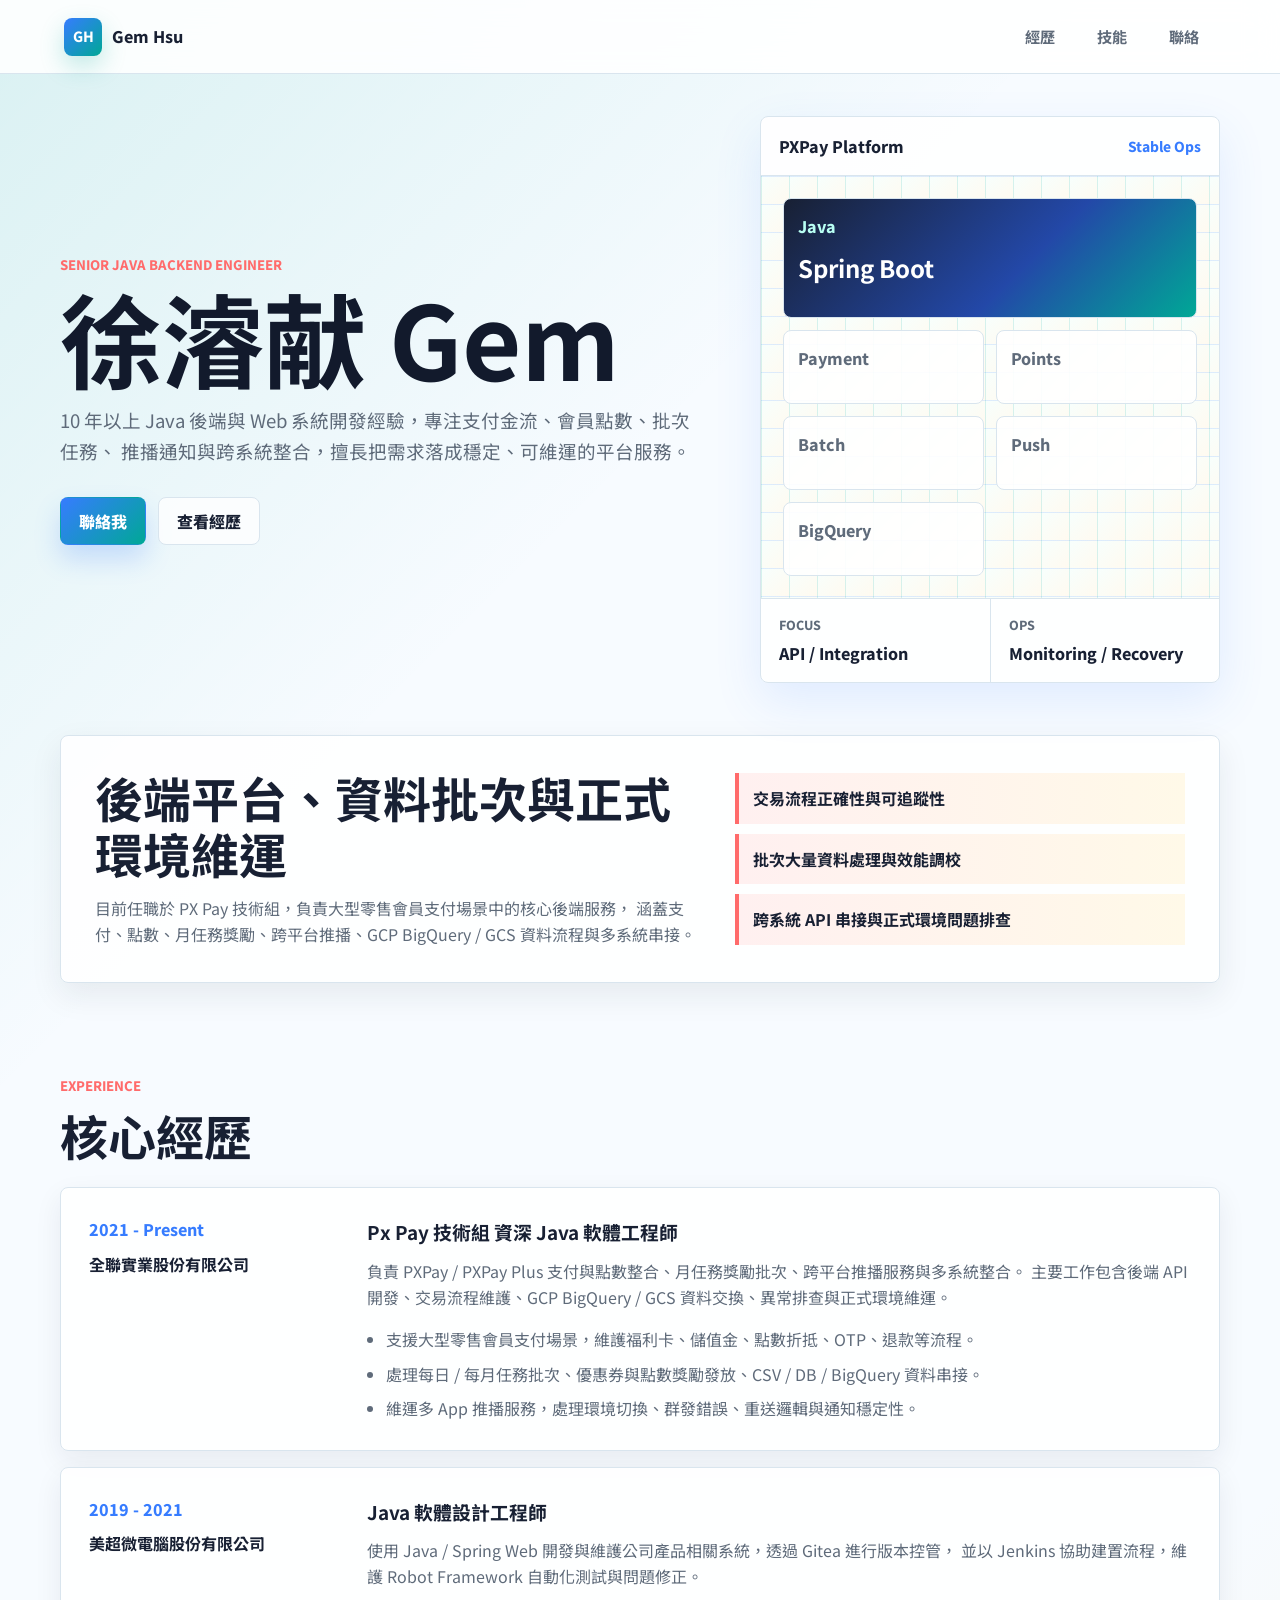
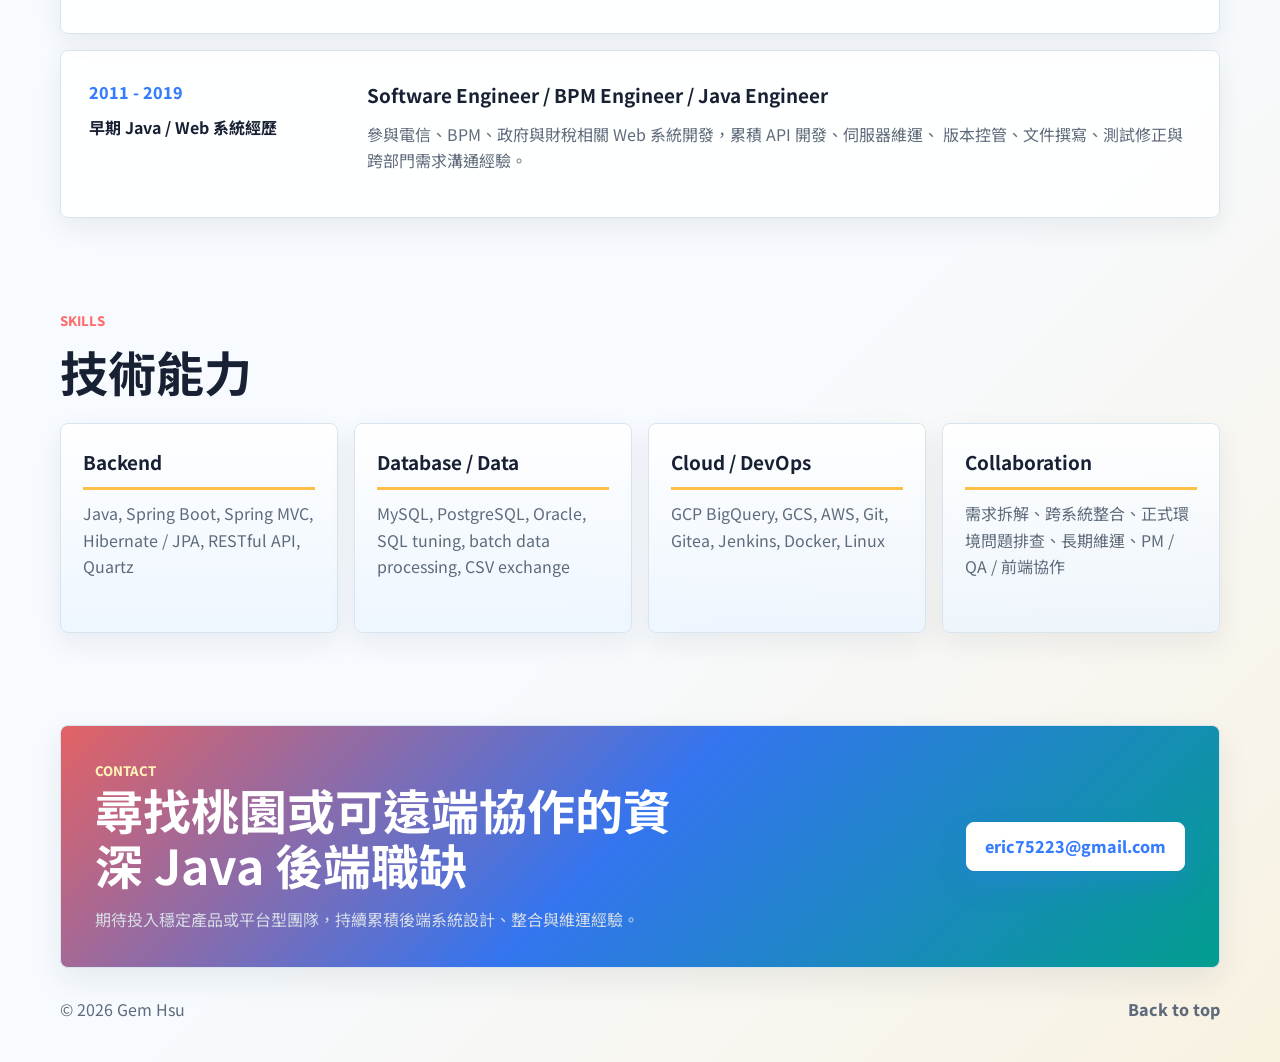
<file: index.html>
<!doctype html>
<html lang="zh-Hant">
  <head>
    <meta charset="utf-8">
    <meta name="viewport" content="width=device-width, initial-scale=1">
    <meta name="description" content="徐濬献 Gem - Senior Java Backend Engineer portfolio">
    <title>Gem Hsu | Senior Java Backend Engineer</title>
    <link rel="preconnect" href="https://fonts.googleapis.com">
    <link rel="preconnect" href="https://fonts.gstatic.com" crossorigin>
    <link href="https://fonts.googleapis.com/css2?family=Noto+Sans+TC:wght@400;500;700;800&display=swap" rel="stylesheet">
    <link rel="stylesheet" href="styles.css?v=2">
  </head>
  <body>
    <header class="site-header">
      <a class="brand" href="#top" aria-label="Gem Hsu home">
        <span class="brand-mark">GH</span>
        <span>Gem Hsu</span>
      </a>
      <nav class="nav" aria-label="Primary navigation">
        <a href="#work">經歷</a>
        <a href="#skills">技能</a>
        <a href="#contact">聯絡</a>
      </nav>
    </header>

    <main id="top">
      <section class="hero" aria-labelledby="hero-title">
        <div class="hero-copy">
          <p class="eyebrow">Senior Java Backend Engineer</p>
          <h1 id="hero-title">徐濬献 Gem</h1>
          <p class="lead">
            10 年以上 Java 後端與 Web 系統開發經驗，專注支付金流、會員點數、批次任務、
            推播通知與跨系統整合，擅長把需求落成穩定、可維運的平台服務。
          </p>
          <div class="hero-actions">
            <a class="button primary" href="mailto:eric75223@gmail.com">聯絡我</a>
            <a class="button secondary" href="#work">查看經歷</a>
          </div>
        </div>

        <div class="system-card" aria-label="Backend system overview">
          <div class="system-card-top">
            <span>PXPay Platform</span>
            <span class="status">Stable Ops</span>
          </div>
          <div class="system-map">
            <div class="node main-node">
              <span>Java</span>
              <strong>Spring Boot</strong>
            </div>
            <div class="node">Payment</div>
            <div class="node">Points</div>
            <div class="node">Batch</div>
            <div class="node">Push</div>
            <div class="node">BigQuery</div>
          </div>
          <dl class="system-stats">
            <div>
              <dt>Focus</dt>
              <dd>API / Integration</dd>
            </div>
            <div>
              <dt>Ops</dt>
              <dd>Monitoring / Recovery</dd>
            </div>
          </dl>
        </div>
      </section>

      <section class="summary" aria-label="Professional summary">
        <div>
          <h2>後端平台、資料批次與正式環境維運</h2>
          <p>
            目前任職於 PX Pay 技術組，負責大型零售會員支付場景中的核心後端服務，
            涵蓋支付、點數、月任務獎勵、跨平台推播、GCP BigQuery / GCS 資料流程與多系統串接。
          </p>
        </div>
        <ul class="highlights">
          <li>交易流程正確性與可追蹤性</li>
          <li>批次大量資料處理與效能調校</li>
          <li>跨系統 API 串接與正式環境問題排查</li>
        </ul>
      </section>

      <section id="work" class="section">
        <div class="section-heading">
          <p class="eyebrow">Experience</p>
          <h2>核心經歷</h2>
        </div>

        <div class="timeline">
          <article class="role">
            <div class="role-meta">
              <span>2021 - Present</span>
              <strong>全聯實業股份有限公司</strong>
            </div>
            <div class="role-body">
              <h3>Px Pay 技術組 資深 Java 軟體工程師</h3>
              <p>
                負責 PXPay / PXPay Plus 支付與點數整合、月任務獎勵批次、跨平台推播服務與多系統整合。
                主要工作包含後端 API 開發、交易流程維護、GCP BigQuery / GCS 資料交換、異常排查與正式環境維運。
              </p>
              <ul>
                <li>支援大型零售會員支付場景，維護福利卡、儲值金、點數折抵、OTP、退款等流程。</li>
                <li>處理每日 / 每月任務批次、優惠券與點數獎勵發放、CSV / DB / BigQuery 資料串接。</li>
                <li>維運多 App 推播服務，處理環境切換、群發錯誤、重送邏輯與通知穩定性。</li>
              </ul>
            </div>
          </article>

          <article class="role">
            <div class="role-meta">
              <span>2019 - 2021</span>
              <strong>美超微電腦股份有限公司</strong>
            </div>
            <div class="role-body">
              <h3>Java 軟體設計工程師</h3>
              <p>
                使用 Java / Spring Web 開發與維護公司產品相關系統，透過 Gitea 進行版本控管，
                並以 Jenkins 協助建置流程，維護 Robot Framework 自動化測試與問題修正。
              </p>
            </div>
          </article>

          <article class="role">
            <div class="role-meta">
              <span>2011 - 2019</span>
              <strong>早期 Java / Web 系統經歷</strong>
            </div>
            <div class="role-body">
              <h3>Software Engineer / BPM Engineer / Java Engineer</h3>
              <p>
                參與電信、BPM、政府與財稅相關 Web 系統開發，累積 API 開發、伺服器維運、
                版本控管、文件撰寫、測試修正與跨部門需求溝通經驗。
              </p>
            </div>
          </article>
        </div>
      </section>

      <section id="skills" class="section skill-section">
        <div class="section-heading">
          <p class="eyebrow">Skills</p>
          <h2>技術能力</h2>
        </div>
        <div class="skill-grid">
          <div class="skill-group">
            <h3>Backend</h3>
            <p>Java, Spring Boot, Spring MVC, Hibernate / JPA, RESTful API, Quartz</p>
          </div>
          <div class="skill-group">
            <h3>Database / Data</h3>
            <p>MySQL, PostgreSQL, Oracle, SQL tuning, batch data processing, CSV exchange</p>
          </div>
          <div class="skill-group">
            <h3>Cloud / DevOps</h3>
            <p>GCP BigQuery, GCS, AWS, Git, Gitea, Jenkins, Docker, Linux</p>
          </div>
          <div class="skill-group">
            <h3>Collaboration</h3>
            <p>需求拆解、跨系統整合、正式環境問題排查、長期維運、PM / QA / 前端協作</p>
          </div>
        </div>
      </section>

      <section id="contact" class="contact">
        <div>
          <p class="eyebrow">Contact</p>
          <h2>尋找桃園或可遠端協作的資深 Java 後端職缺</h2>
          <p>
            期待投入穩定產品或平台型團隊，持續累積後端系統設計、整合與維運經驗。
          </p>
        </div>
        <a class="button primary" href="mailto:eric75223@gmail.com">eric75223@gmail.com</a>
      </section>
    </main>

    <footer class="footer">
      <span>© <span id="year"></span> Gem Hsu</span>
      <a href="#top">Back to top</a>
    </footer>

    <script src="script.js"></script>
  </body>
</html>
</file>
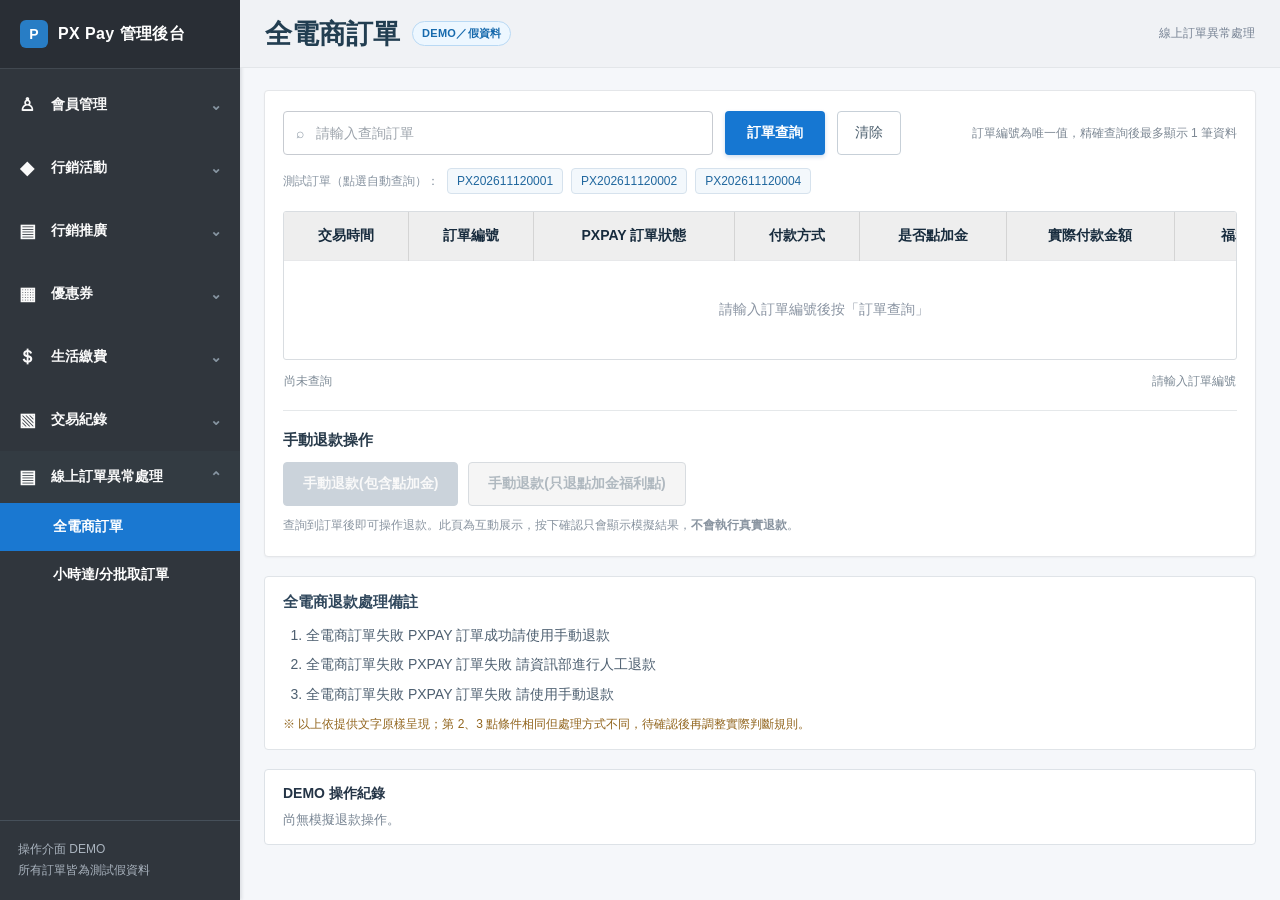
<file: online-order-exception-demo/index.html>
<!doctype html>
<html lang="zh-Hant">
<head>
  <meta charset="UTF-8">
  <meta name="viewport" content="width=device-width, initial-scale=1.0">
  <meta name="robots" content="noindex, nofollow">
  <title>線上訂單異常處理｜PX Pay 後台 DEMO</title>
  <style>
    :root { --nav:#30363d;--nav2:#262b31;--blue:#1677d2;--blue2:#0967bb;--line:#d9dde1;--light:#f4f6f9;--head:#eceeef;--ink:#243446;--muted:#718095;--white:#fff; }
    *{box-sizing:border-box}
    body{margin:0;background:#f5f7fa;color:var(--ink);font-family:Arial,"Microsoft JhengHei","Noto Sans TC",sans-serif;font-size:14px}
    button,input{font:inherit}
    button{cursor:pointer}
    .app{display:flex;min-height:100vh}
    .sidebar{width:240px;min-width:240px;background:var(--nav);color:white;display:flex;flex-direction:column;box-shadow:2px 0 3px #17222b1a;min-height:100vh}
    .brand{height:69px;display:flex;align-items:center;padding:0 20px;gap:10px;background:#292e35;border-bottom:1px solid #414850;font-weight:700;font-size:16px;letter-spacing:.4px}
    .brand-icon{display:grid;place-items:center;width:28px;height:28px;border-radius:6px;background:#287dc5;color:white;font-size:14px}
    .menu{padding-top:4px}
    .nav-item{height:63px;display:flex;align-items:center;gap:15px;padding:0 18px;color:#fafafa;font-weight:600;user-select:none}
    .nav-symbol{width:18px;text-align:center;font-size:18px}
    .nav-item .chevron{margin-left:auto;color:#8795a2}
    .nav-item.parent-active{height:52px;background:#333b42}
    .subnav{display:flex;flex-direction:column}
    .subnav button{display:block;width:100%;height:48px;border:0;text-align:left;background:transparent;color:#fff;padding:0 18px 0 53px;font-weight:600}
    .subnav button:hover{background:#3b4b58}
    .subnav button.active{background:#1a78d1}
    .sidebar-footer{margin-top:auto;font-size:12px;color:#aab4bf;padding:18px;line-height:1.8;border-top:1px solid #46505a}
    .main{min-width:0;flex:1}
    .header{height:68px;background:#f0f2f5;border-bottom:1px solid #e3e6e9;display:flex;align-items:center;padding:0 25px;gap:12px}
    .header h1{font-size:27px;margin:0;font-weight:700;color:#223e51}
    .pill{font-size:11px;letter-spacing:.3px;border:1px solid #b9d9f4;background:#edf7ff;color:#176aad;border-radius:30px;padding:4px 9px;font-weight:700}
    .header-note{margin-left:auto;font-size:12px;color:#778394}
    .workspace{padding:22px 24px 38px}
    .panel{background:white;border-radius:4px;border:1px solid #e4e6e9;box-shadow:0 1px 2px #2532410b;padding:19px 18px 22px}
    .panel-top{display:flex;flex-wrap:wrap;align-items:center;gap:12px;margin:1px 0 18px}
    .searchbox{width:430px;max-width:100%;height:44px;border-radius:4px;border:1px solid #c7cbd1;display:flex;align-items:center;gap:10px;padding:0 12px;color:#8e9aa6;background:#fff}
    .searchbox:focus-within{border-color:#5ba3dd;box-shadow:0 0 0 2px #d9edff}
    .searchbox input{border:0;outline:none;width:100%;height:100%;color:#344355}
    .searchbox input::placeholder{color:#9da4ac}
    .searchbtn{border:none;color:white;background:var(--blue);padding:0 22px;height:44px;border-radius:4px;font-weight:700;box-shadow:0 2px 4px #0b56a933}
    .searchbtn:hover{background:var(--blue2)}
    .ghostbtn{height:44px;border:1px solid #c7d0d8;background:#fff;border-radius:4px;color:#4b5e6d;padding:0 17px}
    .ghostbtn:hover{background:#f3f7fa}
    .panel-caption{font-size:12px;color:#7d8894;margin-left:auto}
    .examples{display:flex;align-items:center;gap:8px;flex-wrap:wrap;margin:-5px 0 17px;color:#8793a0;font-size:12px}
    .example-btn{border:1px solid #d6e2ed;background:#f3f8fc;color:#20679e;padding:5px 9px;border-radius:4px;font-size:12px}
    .example-btn:hover{background:#e8f3fc}
    .table-wrap{overflow:auto;width:100%;border:1px solid var(--line);border-radius:3px}
    table{border-collapse:collapse;width:100%;min-width:1080px;text-align:center}
    thead{background:#eee}
    th{padding:15px 12px;font-size:14px;border-right:1px solid #d4d4d4;color:#172b3d;white-space:nowrap}
    th:last-child{border-right:0}
    td{padding:12px 9px;border-top:1px solid #e7e8ea;border-right:1px solid #ededee;color:#3d4b59;vertical-align:middle}
    td:last-child{border-right:0}
    tbody tr{cursor:pointer;transition:background .15s}
    tbody tr:hover{background:#f0f7fd}
    tbody tr.selected{background:#e7f3ff}
    .order{font-weight:700;color:#1b71b9}
    .status{display:inline-block;border-radius:4px;padding:4px 7px;font-size:12px;font-weight:700}
    .status.good{color:#147b4e;background:#e5f6eb}
    .status.bad{color:#bb343b;background:#fff0ee}
    .substatus{margin-top:5px;color:#8a94a0;font-size:11px}
    .yes{color:#8a5f0f}.no{color:#697582}
    .amount{text-align:right;white-space:nowrap;font-variant-numeric:tabular-nums}
    .small-currency{color:#8494a2;font-size:11px;margin-right:3px}
    .empty{padding:40px 10px!important;text-align:center;color:#8a94a2}
    .resultrow{display:flex;justify-content:space-between;align-items:center;margin:13px 1px 20px;font-size:12px;color:#7d8a96}
    .chosen{color:#306f9e;font-weight:600}
    .action-area{border-top:1px solid #e5e8ea;padding-top:20px}
    .action-title{font-weight:700;margin-bottom:12px;font-size:15px;color:#293b4b}
    .actions{display:flex;gap:10px;flex-wrap:wrap}
    .refund-btn{padding:12px 19px;background:#1677d2;color:#fff;border:1px solid #1677d2;border-radius:4px;font-weight:700;min-height:43px}
    .refund-btn.refund-alt{background:#fff;color:#1677d2}
    .refund-btn:not(:disabled):hover{filter:brightness(.94)}
    .refund-btn:disabled{background:#cbd3db;border-color:#cbd3db;color:#f9f9f9;cursor:not-allowed}
    .refund-btn.refund-alt:disabled{background:#f5f5f5;color:#b0b9c0;border-color:#d8dce0}
    .helper{margin:11px 0 0;color:#8994a0;font-size:12px}
    .notes{margin-top:19px;border:1px solid #e0e4e8;background:white;border-radius:4px;padding:16px 18px}
    .notes h3{font-size:15px;margin:0 0 9px;color:#30475c}
    .notes ol{margin:0;padding-left:23px;line-height:2.1;color:#4d5f70}
    .notes .warn{font-size:12px;color:#91641c;margin-top:7px}
    .log{margin-top:19px;border:1px solid #dde2e7;background:#fff;border-radius:4px;padding:15px 18px}
    .log strong{font-size:14px}.log p{margin:8px 0 0;color:#788593;font-size:13px}
    .placeholder{padding:75px 20px;text-align:center;color:#7a8793}
    .placeholder .big{font-size:46px;margin-bottom:15px}
    .placeholder h2{margin:0 0 12px;color:#344c61;font-size:21px}
    .placeholder p{line-height:1.8;margin:0}
    .modal-backdrop{position:fixed;inset:0;background:#0c1928a6;display:none;align-items:center;justify-content:center;padding:20px;z-index:100}
    .modal-backdrop.open{display:flex}
    .modal{max-width:510px;width:100%;background:white;border-radius:8px;box-shadow:0 20px 70px #0005;overflow:hidden}
    .modal h2{font-size:20px;margin:0;padding:21px 23px;border-bottom:1px solid #e8ebee}
    .modal-body{padding:21px 24px;color:#4b5867}
    .modal-body p{margin:0 0 15px}
    .detail{background:#f4f7f9;border:1px solid #e7eaed;border-radius:5px;padding:14px;display:grid;grid-template-columns:130px 1fr;row-gap:12px}
    .detail span:nth-child(odd){color:#7e8d9b}
    .demo-alert{margin-top:16px;color:#986423;font-size:12px}
    .modal-actions{display:flex;justify-content:flex-end;gap:10px;border-top:1px solid #eaedf0;padding:16px 22px}
    .toast{position:fixed;right:28px;bottom:24px;background:#22374c;color:white;padding:13px 18px;border-radius:6px;box-shadow:0 8px 30px #122f4d55;display:none;z-index:120}
    .toast.show{display:block}
    @media(max-width:900px){.sidebar{width:200px;min-width:200px}.header{padding:0 18px}.header h1{font-size:22px}.workspace{padding:16px}.panel-caption{margin-left:0}.header-note{display:none}}
    @media(max-width:620px){.app{display:block}.sidebar{width:auto;min-width:unset;min-height:unset}.brand{height:45px}.menu{display:flex;flex-wrap:wrap;gap:0}.nav-item:not(.parent-active){display:none}.nav-item.parent-active{width:100%}.subnav{width:100%;display:flex;flex-direction:row}.subnav button{text-align:center;padding:0}.sidebar-footer{display:none}.header{height:62px}.header h1{font-size:20px}.workspace{padding:11px}.panel{padding:13px}.searchbox{width:100%}.panel-top{gap:7px}.panel-caption{width:100%}.notes{padding:13px}}

    /* 小時達／分批取訂單：門號改綁 DEMO */
    .phone-actions{display:flex;flex-wrap:wrap;gap:12px;align-items:center}
    .phone-input{height:44px;width:260px;max-width:100%;border:1px solid #c7cbd1;border-radius:4px;padding:0 12px;color:#344355;background:white}
    .phone-input:focus{outline:2px solid #d9edff;border-color:#5ba3dd}
    .phone-input[aria-invalid="true"]{border-color:#d45858;outline-color:#ffe6e6}
    .phone-error{min-height:18px;color:#c43d47;font-size:12px;margin:8px 0 0}
    .phone-update{margin-top:13px;border:1px solid #bce2cd;background:#f0fbf4;color:#246b47;border-radius:5px;padding:12px 15px;line-height:1.7;font-size:13px}
    .phone-update strong{color:#145b38}
    .phone-cell-new{margin-top:5px;font-size:12px;color:#1a7854;font-weight:700;white-space:nowrap}
    .phone-flow{display:flex;align-items:center;gap:10px;justify-content:space-between;background:#f4f7f9;border:1px solid #e7eaed;border-radius:6px;padding:15px 12px;margin-top:12px}
    .phone-node{flex:1;min-width:0;text-align:center}
    .phone-node small{display:block;font-size:12px;color:#7d8a96;margin-bottom:8px}
    .phone-node strong{display:block;font-size:19px;letter-spacing:.4px;color:#344355;word-break:break-all}
    .phone-node.new strong{color:#1677d2}
    .phone-arrow{font-size:23px;color:#93a6b7}
    @media(max-width:620px){.phone-actions{align-items:stretch}.phone-actions button,.phone-input{width:100%}.phone-node strong{font-size:16px}}
  </style>
</head>
<body>
<div class="app">
  <aside class="sidebar">
    <div class="brand"><span class="brand-icon">P</span><span>PX Pay 管理後台</span></div>
    <nav class="menu" aria-label="主要功能選單">
      <div class="nav-item"><span class="nav-symbol">♙</span>會員管理 <span class="chevron">⌄</span></div>
      <div class="nav-item"><span class="nav-symbol">◆</span>行銷活動 <span class="chevron">⌄</span></div>
      <div class="nav-item"><span class="nav-symbol">▤</span>行銷推廣 <span class="chevron">⌄</span></div>
      <div class="nav-item"><span class="nav-symbol">▦</span>優惠券 <span class="chevron">⌄</span></div>
      <div class="nav-item"><span class="nav-symbol">＄</span>生活繳費 <span class="chevron">⌄</span></div>
      <div class="nav-item"><span class="nav-symbol">▧</span>交易紀錄 <span class="chevron">⌄</span></div>
      <div class="nav-item parent-active"><span class="nav-symbol">▤</span>線上訂單異常處理 <span class="chevron">⌃</span></div>
      <div class="subnav">
        <button type="button" id="tab-online" class="active" aria-current="page">全電商訂單</button>
        <button type="button" id="tab-split">小時達/分批取訂單</button>
      </div>
    </nav>
    <div class="sidebar-footer">操作介面 DEMO<br>所有訂單皆為測試假資料</div>
  </aside>
  <main class="main">
    <header class="header"><h1 id="page-heading">全電商訂單</h1><span class="pill">DEMO／假資料</span><span class="header-note">線上訂單異常處理</span></header>
    <section class="workspace" id="online-page">
      <div class="panel">
        <div class="panel-top">
          <label class="searchbox"><span aria-hidden="true">⌕</span><input id="query" aria-label="查詢訂單編號" placeholder="請輸入查詢訂單" autocomplete="off" maxlength="60"></label>
          <button class="searchbtn" type="button" id="search">訂單查詢</button>
          <button class="ghostbtn" type="button" id="reset">清除</button>
          <span class="panel-caption">訂單編號為唯一值，精確查詢後最多顯示 1 筆資料</span>
        </div>
        <div class="examples">測試訂單（點選自動查詢）：
          <button type="button" class="example-btn" data-example="PX202611120001">PX202611120001</button>
          <button type="button" class="example-btn" data-example="PX202611120002">PX202611120002</button>
          <button type="button" class="example-btn" data-example="PX202611120004">PX202611120004</button>
        </div>
        <div class="table-wrap">
          <table aria-label="全電商訂單單筆查詢結果">
            <thead><tr>
              <th>交易時間</th><th>訂單編號</th><th>PXPAY 訂單狀態</th><th>付款方式</th><th>是否點加金</th><th>實際付款金額</th><th>福利點折抵金額</th>
            </tr></thead>
            <tbody id="order-rows"></tbody>
          </table>
        </div>
        <div class="resultrow"><span id="result-count">尚未查詢</span><span id="selected-info">請輸入訂單編號</span></div>
        <div class="action-area">
          <div class="action-title">手動退款操作</div>
          <div class="actions">
            <button type="button" class="refund-btn" id="refund-all" disabled>手動退款(包含點加金)</button>
            <button type="button" class="refund-btn refund-alt" id="refund-point" disabled>手動退款(只退點加金福利點)</button>
          </div>
          <p class="helper">查詢到訂單後即可操作退款。此頁為互動展示，按下確認只會顯示模擬結果，<strong>不會執行真實退款</strong>。</p>
        </div>
      </div>
      <div class="notes">
        <h3>全電商退款處理備註</h3>
        <ol>
          <li>全電商訂單失敗 PXPAY 訂單成功請使用手動退款</li>
          <li>全電商訂單失敗 PXPAY 訂單失敗 請資訊部進行人工退款</li>
          <li>全電商訂單失敗 PXPAY 訂單失敗 請使用手動退款</li>
        </ol>
        <div class="warn">※ 以上依提供文字原樣呈現；第 2、3 點條件相同但處理方式不同，待確認後再調整實際判斷規則。</div>
      </div>
      <div class="log"><strong>DEMO 操作紀錄</strong><p id="activity">尚無模擬退款操作。</p></div>
    </section>
    <section class="workspace" id="split-page" hidden>
      <div class="panel">
        <div class="panel-top">
          <label class="searchbox"><span aria-hidden="true">⌕</span><input id="split-query" aria-label="查詢小時達或分批取訂單編號" placeholder="請輸入查詢訂單" autocomplete="off" maxlength="60"></label>
          <button class="searchbtn" type="button" id="split-search">訂單查詢</button>
          <button class="ghostbtn" type="button" id="split-reset">清除</button>
          <span class="panel-caption">訂單編號為唯一值，精確查詢後最多顯示 1 筆資料</span>
        </div>
        <div class="examples">測試訂單（點選自動查詢）：
          <button type="button" class="example-btn" data-split-example="HD202611120001">HD202611120001</button>
          <button type="button" class="example-btn" data-split-example="SP202611120002">SP202611120002</button>
          <button type="button" class="example-btn" data-split-example="HD202611120003">HD202611120003</button>
        </div>
        <div class="table-wrap">
          <table aria-label="小時達及分批取訂單單筆查詢結果">
            <thead><tr>
              <th>交易時間</th><th>訂單編號</th><th>PXPAY 訂單狀態</th><th>付款方式</th><th>訂購時門號</th><th>付款金額</th>
            </tr></thead>
            <tbody id="split-order-rows"><tr><td class="empty" colspan="6">請輸入訂單編號後按「訂單查詢」</td></tr></tbody>
          </table>
        </div>
        <div class="resultrow"><span id="split-result-count">尚未查詢</span><span id="split-selected-info">請輸入訂單編號</span></div>
        <div class="action-area">
          <div class="action-title">會員門號變更</div>
          <div class="phone-actions">
            <button type="button" class="refund-btn" id="change-phone" disabled>修改訂單為會員新門號</button>
            <input id="new-phone" class="phone-input" type="tel" inputmode="numeric" placeholder="請輸入會員新門號（09xxxxxxxx）" aria-label="會員新門號" autocomplete="off" maxlength="10" disabled>
          </div>
          <p class="phone-error" id="phone-error" role="alert"></p>
          <p class="helper">須先以訂單編號查詢，輸入新門號後點擊修改。此為操作展示，不會變更正式系統會員門號。</p>
          <div class="phone-update" id="phone-update" role="status" hidden></div>
        </div>
      </div>
      <div class="log"><strong>DEMO 門號變更紀錄</strong><p id="phone-activity">尚無模擬門號變更操作。</p></div>
    </section>
  </main>
</div>
<div id="modal-backdrop" class="modal-backdrop" role="presentation">
  <div class="modal" role="dialog" aria-modal="true" aria-labelledby="modal-title">
    <h2 id="modal-title">確認模擬手動退款</h2>
    <div class="modal-body">
      <p>請確認以下訂單及退款方式：</p>
      <div class="detail"><span>訂單編號</span><strong id="modal-order"></strong><span>退款類型</span><strong id="modal-mode"></strong><span>實際付款金額</span><strong id="modal-cash"></strong><span>福利點折抵金額</span><strong id="modal-points"></strong></div>
      <div class="demo-alert">提醒：確認後只會在本頁顯示模擬紀錄，不會呼叫退款 API，也不會更動真實金流。</div>
    </div>
    <div class="modal-actions"><button type="button" class="ghostbtn" id="cancel-refund">取消</button><button type="button" class="searchbtn" id="confirm-refund">確認模擬退款</button></div>
  </div>
</div>

<div id="phone-modal-backdrop" class="modal-backdrop" role="presentation">
  <div class="modal" role="dialog" aria-modal="true" aria-labelledby="phone-modal-title">
    <h2 id="phone-modal-title">確認修改訂單為會員新門號</h2>
    <div class="modal-body">
      <p>請確認此筆訂單的門號變更內容：</p>
      <div class="detail"><span>訂單編號</span><strong id="phone-modal-order"></strong><span>訂單類型</span><strong id="phone-modal-type"></strong></div>
      <div class="phone-flow">
        <div class="phone-node"><small>原訂購門號（舊）</small><strong id="phone-modal-old"></strong></div>
        <span class="phone-arrow" aria-hidden="true">→</span>
        <div class="phone-node new"><small>會員新門號</small><strong id="phone-modal-new"></strong></div>
      </div>
      <div class="demo-alert">此為假資料 DEMO，確認後只更新畫面中的模擬資料，不會呼叫 API 或異動正式訂單。</div>
    </div>
    <div class="modal-actions"><button type="button" class="ghostbtn" id="cancel-phone">取消</button><button type="button" class="searchbtn" id="confirm-phone">確認變更</button></div>
  </div>
</div>
<div class="toast" id="toast" role="status"></div>
<script>
(function(){
  'use strict';
  // 假訂單資料：訂單編號是唯一值；付款方式只允許信用卡或福利卡。
  const orders = [
    { id:'PX202611120001', time:'2026-11-12 05:52:16', px:'成功', payment:'信用卡', add:true, cash:520, points:80 },
    { id:'PX202611120002', time:'2026-11-12 05:55:30', px:'失敗', payment:'福利卡', add:true, cash:0, points:150 },
    { id:'PX202611120003', time:'2026-11-12 06:30:23', px:'成功', payment:'信用卡', add:false, cash:890, points:0 },
    { id:'PX202611120004', time:'2026-11-12 07:10:08', px:'成功', payment:'信用卡', add:false, cash:1200, points:0 },
    { id:'PX202611120005', time:'2026-11-12 08:20:19', px:'失敗', payment:'福利卡', add:true, cash:200, points:300 },
    { id:'PX202611120006', time:'2026-11-12 09:55:08', px:'成功', payment:'福利卡', add:true, cash:350, points:150 },
    { id:'PX202611110118', time:'2026-11-11 16:04:41', px:'成功', payment:'信用卡', add:true, cash:650, points:100 }
  ];
  let result = null;
  let queried = false;
  let pendingMode = '';
  const $=id=>document.getElementById(id);
  const fmt=n=>'NT$ '+n.toLocaleString('en-US');
  function draw(){
    const body=$('order-rows');
    if(!queried){
      body.innerHTML='<tr><td class="empty" colspan="7">請輸入訂單編號後按「訂單查詢」</td></tr>';
    }else if(!result){
      body.innerHTML='<tr><td class="empty" colspan="7">⚠ 查無資料，請確認訂單編號</td></tr>';
    }else{
      const o=result;
      body.innerHTML=`<tr>
        <td>${o.time}</td><td class="order">${o.id}</td>
        <td><span class="status ${o.px==='成功'?'good':'bad'}">${o.px}</span></td>
        <td>${o.payment}</td><td class="${o.add?'yes':'no'}">${o.add?'是':'否'}</td>
        <td class="amount"><span class="small-currency">NT$</span>${o.cash.toLocaleString('en-US')}</td>
        <td class="amount"><span class="small-currency">NT$</span>${o.points.toLocaleString('en-US')}</td></tr>`;
    }
    $('result-count').textContent=!queried?'尚未查詢':`查詢結果：${result?1:0} 筆`;
    $('selected-info').textContent=result?`訂單編號：${result.id}`:(!queried?'請輸入訂單編號':'未找到符合的訂單');
    $('refund-all').disabled=!result;
    $('refund-point').disabled=!result;
  }
  function search(){
    const q=$('query').value.trim();
    if(!q){queried=false;result=null;draw();$('query').focus();return;}
    // 唯一值精確比對，不接受模糊搜尋，也不會一次列出多筆。
    result=orders.find(o=>o.id.toUpperCase()===q.toUpperCase())||null;
    queried=true;
    draw();
  }
  $('search').addEventListener('click',search);
  $('query').addEventListener('keydown',e=>{if(e.key==='Enter')search();});
  $('query').addEventListener('input',()=>{result=null;queried=false;draw();});
  $('reset').addEventListener('click',()=>{$('query').value='';result=null;queried=false;draw();$('query').focus();});
  document.querySelectorAll('[data-example]').forEach(button=>button.addEventListener('click',()=>{$('query').value=button.dataset.example;search();}));
  function page(mode){const online=mode==='online';$('online-page').hidden=!online;$('split-page').hidden=online;$('tab-online').classList.toggle('active',online);$('tab-split').classList.toggle('active',!online);$('page-heading').textContent=online?'全電商訂單':'小時達/分批取訂單';document.title=`${online?'全電商訂單':'小時達/分批取訂單'}｜線上訂單異常處理 DEMO`;}
  $('tab-online').addEventListener('click',()=>page('online'));
  $('tab-split').addEventListener('click',()=>page('split'));
  function refund(mode){const o=result;if(!o)return;pendingMode=mode;$('modal-order').textContent=o.id;$('modal-mode').textContent=mode==='all'?'手動退款(包含點加金)':'手動退款(只退點加金福利點)';$('modal-cash').textContent=fmt(o.cash)+ (mode==='points'?'（此次不退此項）':'');$('modal-points').textContent=fmt(o.points);$('modal-backdrop').classList.add('open');$('cancel-refund').focus();}
  $('refund-all').addEventListener('click',()=>refund('all'));
  $('refund-point').addEventListener('click',()=>refund('points'));
  function closeModal(){$('modal-backdrop').classList.remove('open');}
  $('cancel-refund').addEventListener('click',closeModal);
  $('modal-backdrop').addEventListener('click',e=>{if(e.target===$('modal-backdrop'))closeModal();});
  document.addEventListener('keydown',e=>{if(e.key==='Escape')closeModal();});
  $('confirm-refund').addEventListener('click',()=>{const o=result;if(!o)return;const text=pendingMode==='all'?'包含點加金':'只退點加金福利點';$('activity').textContent=`${new Date().toLocaleString('zh-TW',{hour12:false})}｜訂單 ${o.id}｜${text}｜已完成前端模擬（未執行退款）`;
    closeModal();$('toast').textContent=`訂單 ${o.id}：模擬退款操作完成（未實際退款）`;$('toast').classList.add('show');window.setTimeout(()=>$('toast').classList.remove('show'),4500);
  });
  draw();
})();
</script>

<script>
(function(){
  'use strict';
  // 小時達／分批取訂單假資料：一筆訂單編號只會對應一筆資料。
  // originalPhone 保留訂購當下的歷史門號；memberPhone 用於示意訂單目前改綁的會員門號。
  const orders = [
    {id:'HD202611120001', type:'小時達', time:'2026-11-12 05:52:16', px:'成功', payment:'信用卡', originalPhone:'0912345678', memberPhone:'0912345678', amount:620},
    {id:'SP202611120002', type:'分批取', time:'2026-11-12 06:24:09', px:'成功', payment:'福利卡', originalPhone:'0987654321', memberPhone:'0987654321', amount:360},
    {id:'HD202611120003', type:'小時達', time:'2026-11-12 08:16:48', px:'失敗', payment:'信用卡', originalPhone:'0933222111', memberPhone:'0933222111', amount:1050}
  ];
  const $=id=>document.getElementById(id);
  let selected=null;
  let queried=false;
  let pendingPhone=null;
  function render(){
    const rows=$('split-order-rows');
    if(!queried){rows.innerHTML='<tr><td class="empty" colspan="6">請輸入訂單編號後按「訂單查詢」</td></tr>';}
    else if(!selected){rows.innerHTML='<tr><td class="empty" colspan="6">⚠ 查無資料，請確認訂單編號</td></tr>';}
    else {
      const o=selected;
      rows.innerHTML=`<tr><td>${o.time}</td><td class="order">${o.id}</td><td><span class="status ${o.px==='成功'?'good':'bad'}">${o.px}</span></td><td>${o.payment}</td><td>${o.originalPhone}${o.memberPhone!==o.originalPhone?`<div class="phone-cell-new">目前會員：${o.memberPhone}</div>`:''}</td><td class="amount"><span class="small-currency">NT$</span>${o.amount.toLocaleString('en-US')}</td></tr>`;
    }
    $('split-result-count').textContent=!queried?'尚未查詢':`查詢結果：${selected?1:0} 筆`;
    $('split-selected-info').textContent=selected?`訂單編號：${selected.id}`:(queried?'未找到符合的訂單':'請輸入訂單編號');
    $('change-phone').disabled=!selected;
    $('new-phone').disabled=!selected;
  }
  function clearMessage(){$('phone-error').textContent='';$('new-phone').removeAttribute('aria-invalid');$('phone-update').hidden=true;}
  function search(){
    const q=$('split-query').value.trim();
    clearMessage();
    if(!q){selected=null;queried=false;render();$('split-query').focus();return;}
    selected=orders.find(o=>o.id.toUpperCase()===q.toUpperCase())||null;
    queried=true;
    $('new-phone').value='';
    render();
  }
  $('split-search').addEventListener('click',search);
  $('split-query').addEventListener('keydown',e=>{if(e.key==='Enter')search();});
  $('split-query').addEventListener('input',()=>{selected=null;queried=false;clearMessage();$('new-phone').value='';render();});
  $('split-reset').addEventListener('click',()=>{$('split-query').value='';$('new-phone').value='';selected=null;queried=false;clearMessage();render();$('split-query').focus();});
  document.querySelectorAll('[data-split-example]').forEach(b=>b.addEventListener('click',()=>{$('split-query').value=b.dataset.splitExample;search();}));
  $('new-phone').addEventListener('input',()=>{$('phone-error').textContent='';$('new-phone').removeAttribute('aria-invalid');$('phone-update').hidden=true;});
  function showError(message){$('phone-error').textContent=message;$('new-phone').setAttribute('aria-invalid','true');$('new-phone').focus();}
  $('change-phone').addEventListener('click',()=>{
    if(!selected)return;
    const phone=$('new-phone').value.trim();
    if(!/^09[0-9]{8}$/.test(phone)){showError('請輸入正確的台灣手機門號（09 開頭，共 10 碼）。');return;}
    if(phone===selected.memberPhone){showError('新門號與目前會員門號相同，請輸入不同的門號。');return;}
    $('phone-error').textContent='';$('new-phone').removeAttribute('aria-invalid');
    pendingPhone={order:selected, old:selected.memberPhone, next:phone};
    $('phone-modal-order').textContent=selected.id;
    $('phone-modal-type').textContent=selected.type;
    $('phone-modal-old').textContent=selected.memberPhone;
    $('phone-modal-new').textContent=phone;
    $('phone-modal-backdrop').classList.add('open');$('cancel-phone').focus();
  });
  function closeModal(){pendingPhone=null;$('phone-modal-backdrop').classList.remove('open');}
  $('cancel-phone').addEventListener('click',closeModal);
  $('phone-modal-backdrop').addEventListener('click',e=>{if(e.target===$('phone-modal-backdrop'))closeModal();});
  document.addEventListener('keydown',e=>{if(e.key==='Escape')closeModal();});
  $('confirm-phone').addEventListener('click',()=>{
    if(!pendingPhone)return;
    const {order,old,next}=pendingPhone;
    order.memberPhone=next;
    closeModal();
    render();
    const box=$('phone-update');
    box.textContent='';
    const strong=document.createElement('strong');strong.textContent='模擬修改成功';
    box.append(strong,document.createElement('br'),`訂單 ${order.id}｜原會員門號 ${old} → 新會員門號 ${next}`);
    box.hidden=false;
    $('phone-activity').textContent=`${new Date().toLocaleString('zh-TW',{hour12:false})}｜訂單 ${order.id}｜${old} → ${next}｜已完成前端模擬（未更新正式資料）`;
    $('toast').textContent=`訂單 ${order.id}：模擬門號變更成功（未異動正式資料）`;
    $('toast').classList.add('show');window.setTimeout(()=>$('toast').classList.remove('show'),4500);
  });
  render();
})();
</script>
</body>
</html>
</file>
<file: styles.css>
:root {
  color-scheme: light;
  --ink: #182033;
  --muted: #5f6b7a;
  --line: #d9e5ee;
  --panel: #ffffff;
  --soft: #f7fbff;
  --teal: #00a896;
  --blue: #367cff;
  --coral: #ff6b6b;
  --gold: #ffbf47;
  --sky: #eaf4ff;
  --shadow: 0 18px 48px rgba(54, 124, 255, 0.12);
}

* {
  box-sizing: border-box;
}

html {
  scroll-behavior: smooth;
}

body {
  margin: 0;
  background:
    linear-gradient(135deg, rgba(0, 168, 150, 0.12), transparent 28%),
    linear-gradient(315deg, rgba(255, 191, 71, 0.16), transparent 30%),
    var(--soft);
  color: var(--ink);
  font-family: "Noto Sans TC", system-ui, -apple-system, BlinkMacSystemFont, "Segoe UI", sans-serif;
  line-height: 1.65;
}

a {
  color: inherit;
  text-decoration: none;
}

.site-header {
  position: sticky;
  top: 0;
  z-index: 20;
  display: flex;
  align-items: center;
  justify-content: space-between;
  gap: 24px;
  padding: 16px clamp(20px, 5vw, 72px);
  background: rgba(255, 255, 255, 0.88);
  border-bottom: 1px solid var(--line);
  backdrop-filter: blur(16px);
}

.brand,
.nav,
.hero-actions,
.system-card-top,
.system-stats,
.footer {
  display: flex;
  align-items: center;
}

.brand {
  gap: 10px;
  font-weight: 800;
}

.brand-mark {
  display: grid;
  place-items: center;
  width: 38px;
  height: 38px;
  border-radius: 8px;
  background: linear-gradient(135deg, var(--blue), var(--teal));
  color: #fff;
  font-size: 0.88rem;
  letter-spacing: 0;
  box-shadow: 0 10px 24px rgba(0, 168, 150, 0.24);
}

.nav {
  gap: 8px;
}

.nav a {
  min-width: 64px;
  padding: 8px 12px;
  border-radius: 8px;
  color: var(--muted);
  font-size: 0.95rem;
  font-weight: 700;
  text-align: center;
}

.nav a:hover {
  background: var(--sky);
  color: var(--blue);
}

main {
  width: min(1160px, calc(100% - 40px));
  margin: 0 auto;
}

.hero {
  display: grid;
  grid-template-columns: minmax(0, 1fr) minmax(340px, 460px);
  gap: clamp(28px, 5vw, 72px);
  align-items: center;
  min-height: clamp(620px, 72vh, 780px);
  padding: 42px 0 52px;
}

.eyebrow {
  margin: 0 0 12px;
  color: var(--coral);
  font-size: 0.82rem;
  font-weight: 800;
  letter-spacing: 0;
  text-transform: uppercase;
}

h1,
h2,
h3,
p {
  margin-top: 0;
}

h1 {
  margin-bottom: 20px;
  font-size: clamp(3rem, 8vw, 6.7rem);
  line-height: 0.95;
  letter-spacing: 0;
  color: #121a2c;
}

h2 {
  margin-bottom: 14px;
  font-size: clamp(1.8rem, 4vw, 3rem);
  line-height: 1.15;
  letter-spacing: 0;
}

h3 {
  margin-bottom: 10px;
  font-size: 1.18rem;
}

.lead {
  max-width: 680px;
  color: var(--muted);
  font-size: 1.16rem;
}

.hero-actions {
  flex-wrap: wrap;
  gap: 12px;
  margin-top: 30px;
}

.button {
  display: inline-flex;
  align-items: center;
  justify-content: center;
  min-height: 46px;
  padding: 10px 18px;
  border: 1px solid var(--line);
  border-radius: 8px;
  font-weight: 800;
  transition: transform 160ms ease, box-shadow 160ms ease, background 160ms ease;
}

.button:hover {
  transform: translateY(-2px);
}

.button.primary {
  border-color: transparent;
  background: linear-gradient(135deg, var(--blue), var(--teal));
  color: #fff;
  box-shadow: 0 14px 26px rgba(54, 124, 255, 0.22);
}

.button.secondary {
  background: rgba(255, 255, 255, 0.78);
  color: var(--ink);
}

.system-card {
  overflow: hidden;
  border: 1px solid var(--line);
  border-radius: 8px;
  background: rgba(255, 255, 255, 0.9);
  box-shadow: var(--shadow);
}

.system-card-top {
  justify-content: space-between;
  padding: 16px 18px;
  border-bottom: 1px solid var(--line);
  font-weight: 800;
}

.status {
  color: var(--blue);
  font-size: 0.86rem;
}

.system-map {
  display: grid;
  grid-template-columns: repeat(2, minmax(0, 1fr));
  gap: 12px;
  padding: 22px;
  background:
    linear-gradient(90deg, rgba(0, 168, 150, 0.14) 1px, transparent 1px),
    linear-gradient(rgba(54, 124, 255, 0.14) 1px, transparent 1px),
    linear-gradient(135deg, #f7fffd, #fffaf0);
  background-size: 28px 28px;
}

.node {
  min-height: 74px;
  padding: 14px;
  border: 1px solid var(--line);
  border-radius: 8px;
  background: rgba(255, 255, 255, 0.9);
  color: var(--muted);
  font-weight: 800;
}

.main-node {
  grid-column: 1 / -1;
  min-height: 120px;
  background: linear-gradient(135deg, #182033, #2348a8 58%, #00a896);
  color: #fff;
}

.main-node span,
.node strong {
  display: block;
}

.main-node span {
  color: #b8fff3;
}

.main-node strong {
  margin-top: 8px;
  font-size: 1.5rem;
}

.system-stats {
  gap: 0;
  margin: 0;
  border-top: 1px solid var(--line);
}

.system-stats div {
  flex: 1;
  padding: 16px 18px;
}

.system-stats div + div {
  border-left: 1px solid var(--line);
}

dt {
  color: var(--muted);
  font-size: 0.78rem;
  font-weight: 800;
  text-transform: uppercase;
}

dd {
  margin: 4px 0 0;
  font-weight: 800;
}

.summary,
.contact {
  display: grid;
  grid-template-columns: minmax(0, 1.15fr) minmax(280px, 0.85fr);
  gap: 32px;
  align-items: center;
  padding: 34px;
  border: 1px solid var(--line);
  border-radius: 8px;
  background: rgba(255, 255, 255, 0.9);
  box-shadow: 0 12px 32px rgba(24, 32, 51, 0.08);
}

.summary p,
.contact p {
  margin-bottom: 0;
  color: var(--muted);
}

.highlights {
  display: grid;
  gap: 10px;
  margin: 0;
  padding: 0;
  list-style: none;
}

.highlights li {
  padding: 12px 14px;
  border-left: 4px solid var(--coral);
  background: linear-gradient(90deg, #fff0f0, #fff9e8);
  font-weight: 700;
}

.section {
  padding: 92px 0 0;
}

.section-heading {
  margin-bottom: 24px;
}

.timeline {
  display: grid;
  gap: 16px;
}

.role {
  display: grid;
  grid-template-columns: 250px minmax(0, 1fr);
  gap: 28px;
  padding: 28px;
  border: 1px solid var(--line);
  border-radius: 8px;
  background: rgba(255, 255, 255, 0.92);
  box-shadow: 0 10px 28px rgba(24, 32, 51, 0.07);
}

.role-meta {
  color: var(--muted);
}

.role-meta span,
.role-meta strong {
  display: block;
}

.role-meta span {
  margin-bottom: 8px;
  color: var(--blue);
  font-weight: 800;
}

.role-meta strong {
  color: var(--ink);
}

.role-body p,
.role-body li,
.skill-group p {
  color: var(--muted);
}

.role-body ul {
  display: grid;
  gap: 8px;
  margin: 16px 0 0;
  padding-left: 1.2rem;
}

.skill-grid {
  display: grid;
  grid-template-columns: repeat(4, minmax(0, 1fr));
  gap: 16px;
}

.skill-group {
  min-height: 210px;
  padding: 22px;
  border: 1px solid var(--line);
  border-radius: 8px;
  background: linear-gradient(180deg, rgba(255, 255, 255, 0.96), rgba(234, 244, 255, 0.72));
  box-shadow: 0 10px 28px rgba(24, 32, 51, 0.07);
}

.skill-group h3 {
  padding-bottom: 10px;
  border-bottom: 3px solid var(--gold);
}

.contact {
  margin: 92px 0 0;
  background:
    linear-gradient(135deg, rgba(255, 107, 107, 0.88), rgba(54, 124, 255, 0.92) 48%, rgba(0, 168, 150, 0.92)),
    var(--ink);
  color: #fff;
}

.contact .eyebrow {
  color: #fff2b8;
}

.contact p {
  color: #d6dde6;
}

.contact .button {
  justify-self: end;
  border-color: #fff;
  background: #fff;
  color: var(--blue);
}

.footer {
  justify-content: space-between;
  width: min(1160px, calc(100% - 40px));
  margin: 0 auto;
  padding: 28px 0 40px;
  color: var(--muted);
}

.footer a {
  font-weight: 800;
}

@media (max-width: 900px) {
  .site-header {
    align-items: flex-start;
    flex-direction: column;
  }

  .hero,
  .summary,
  .contact,
  .role,
  .skill-grid {
    grid-template-columns: 1fr;
  }

  .hero {
    min-height: auto;
    padding-top: 42px;
  }

  .contact .button {
    justify-self: start;
  }
}

@media (max-width: 560px) {
  main,
  .footer {
    width: min(100% - 28px, 1160px);
  }

  .nav {
    width: 100%;
    justify-content: space-between;
  }

  .nav a {
    min-width: 0;
    flex: 1;
  }

  .system-map {
    grid-template-columns: 1fr;
  }

  .summary,
  .contact,
  .role,
  .skill-group {
    padding: 20px;
  }
}
</file>
